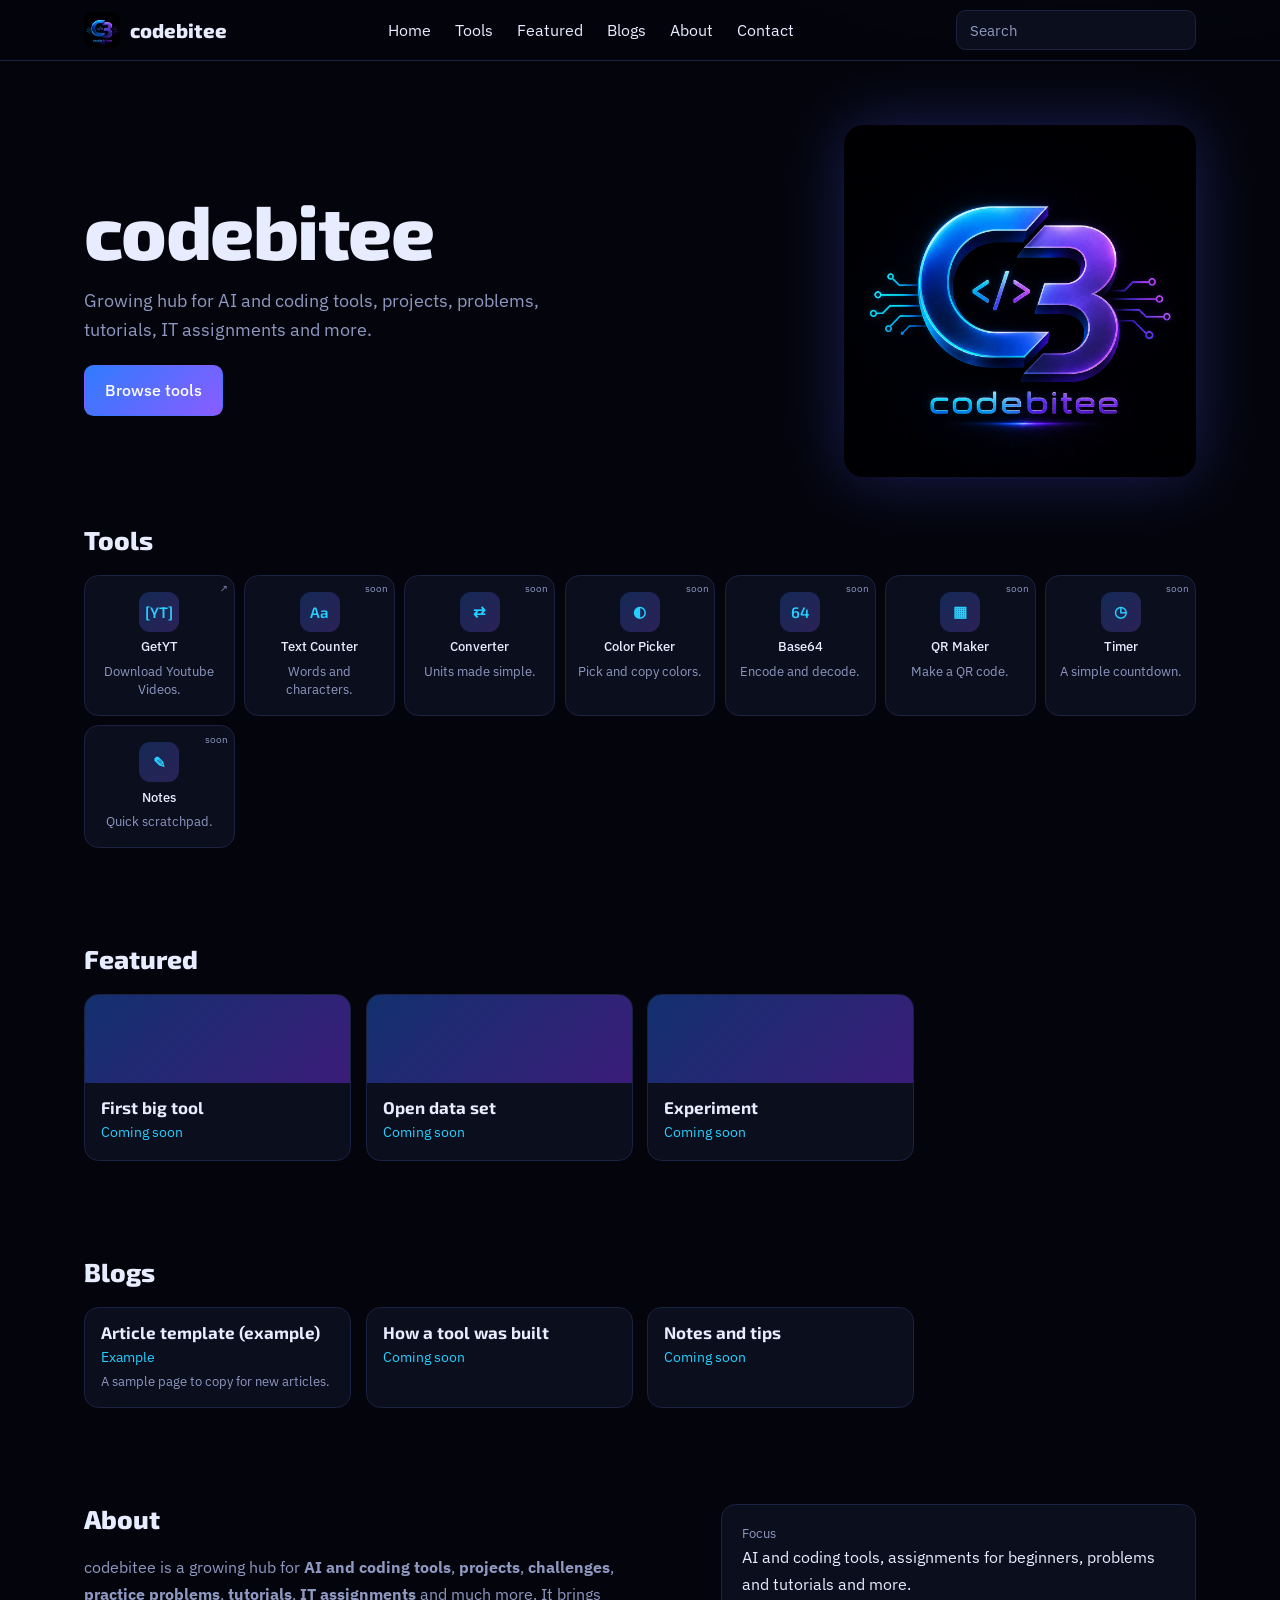
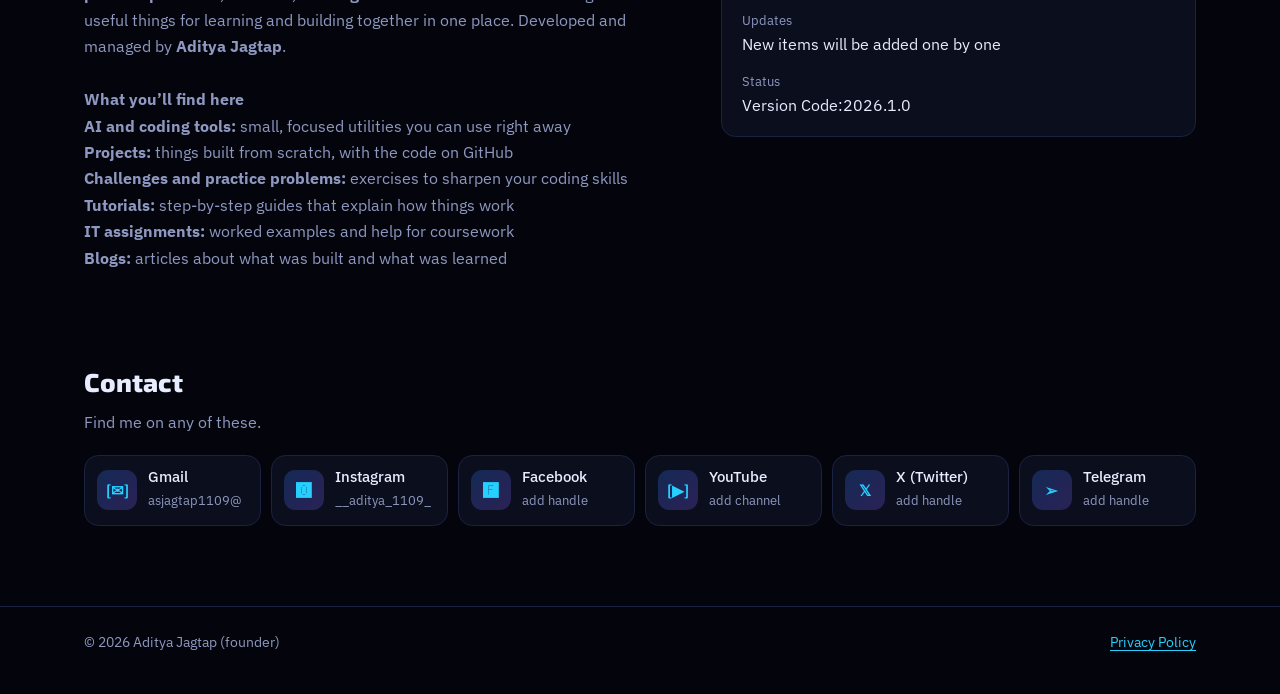
<file: index.html>
<!DOCTYPE html>
<html lang="en">
<head> 
<meta charset="utf-8">
<meta name="viewport" content="width=device-width, initial-scale=1">
<title>codebitee</title>
<script type="application/ld+json">
{"@context":"https://schema.org","@type":"WebSite","name":"codebitee","alternateName":"codebitee.github.io","url":"https://codebitee.github.io/"}
</script>  
<meta name="description" content="&quot;codebitee&quot; is a growing hub for AI and coding tools, projects, problems, tutorials, IT assignments and more. © Aditya Jagtap.">
<meta name="theme-color" content="#04050c"> 
<meta name="google-site-verification" content="0PZjo_MRWrCslnne4DzGoxP7p2nhAhrT418BjD6gZ1A" />
<link rel="canonical" href="https://codebitee.github.io/">
<link rel="icon" href="/logo.png" type="image/png">
<link rel="apple-touch-icon" href="/logo.png">
<meta property="og:title" content="codebitee">
<meta property="og:description" content="&quot;codebitee&quot; is a growing hub for AI and coding tools, projects, problems, tutorials, IT assignments and more. © Aditya Jagtap.">
<meta property="og:url" content="https://codebitee.github.io/">
<meta property="og:image" content="https://codebitee.github.io/logo.png">
<link rel="preconnect" href="https://fonts.googleapis.com">
<link rel="preconnect" href="https://fonts.gstatic.com" crossorigin>
<link href="https://fonts.googleapis.com/css2?family=Exo+2:wght@600;800&family=IBM+Plex+Sans:wght@400;500&display=swap" rel="stylesheet">
<link rel="stylesheet" href="/style.css">
</head>
<body>
<header>
  <div class="wrap bar">
    <a class="brand" href="#top"><img src="/logo.png" alt="" width="36" height="36">codebitee</a>
    <div class="search" role="search"><input id="q" type="search" placeholder="Search" aria-label="Search tools, blogs and featured items" autocomplete="off"></div>
    <button class="menu-btn" id="menuBtn" aria-label="Open menu" aria-expanded="false" aria-controls="nav">☰</button>
    <nav id="nav" aria-label="Main">
      <a href="#top">Home</a>
      <a href="#tools">Tools</a>
      <a href="#featured">Featured</a>
      <a href="#blogs">Blogs</a>
      <a href="#about">About</a>
      <a href="#contact">Contact</a>
    </nav>
    <div class="results" id="results" hidden></div>
  </div>
</header>

<main id="top">
  <div class="wrap hero">
    <div>
      <h1>codebitee</h1>
      <p class="lead">Growing hub for AI and coding tools, projects, problems, tutorials, IT assignments and more.</p>
      <div class="actions">
        <a class="btn" href="#tools">Browse tools</a>
      </div>
    </div>
    <img class="hero-logo" src="/logo.png" alt="codebitee logo" width="352" height="352">
  </div>

  <section id="tools"><div class="wrap">
    <h2>Tools</h2>
    <div class="tools" id="toolsGrid"></div>
  </div></section>

  <section id="featured"><div class="wrap">
    <h2>Featured</h2>
    <div class="feats" id="featuredGrid"></div>
  </div></section>

  <section id="blogs"><div class="wrap">
    <h2>Blogs</h2>
    <div class="feats" id="blogsGrid"></div>
  </div></section>

  <section id="about"><div class="wrap about">
    <div>
      <h2>About</h2>
      <p>codebitee is a growing hub for <b>AI and coding tools</b>, <b>projects</b>, <b>challenges</b>, <b>practice problems</b>, <b>tutorials</b>, <b>IT assignments</b> and much more. It brings useful things for learning and building together in one place. Developed and managed by <b>Aditya Jagtap</b>.<br><br>
<b>What you’ll find here</b><br>
<b>AI and coding tools:</b> small, focused utilities you can use right away<br>
<b>Projects:</b> things built from scratch, with the code on GitHub<br>
<b>Challenges and practice problems:</b> exercises to sharpen your coding skills<br>
<b>Tutorials:</b> step-by-step guides that explain how things work<br>
<b>IT assignments:</b> worked examples and help for coursework<br>
<b>Blogs:</b> articles about what was built and what was learned</p>
    </div>
    <dl>
      <div><dt>Focus</dt><dd>AI and coding tools, assignments for beginners, problems and tutorials and more.</dd></div>
      <div><dt>Updates</dt><dd>New items will be added one by one</dd></div>
      <div><dt>Status</dt><dd>Version Code:2026.1.0</dd></div>
    </dl>
  </div></section>

  <section id="contact"><div class="wrap">
    <h2>Contact</h2>
    <p class="sub">Find me on any of these.</p>
    <div class="contacts">
      <a href="mailto:asjagtap1109@gmail.com"><span class="ico" aria-hidden="true">[✉︎]</span><span><b>Gmail</b><small>asjagtap1109@</small></span></a>
      <a href="https://instagram.com/__aditya_1109_/"><span class="ico" aria-hidden="true">🅾</span><span><b>Instagram</b><small>__aditya_1109_</small></span></a>
      <a href="#contact"><span class="ico" aria-hidden="true">🅵</span><span><b>Facebook</b><small>add handle</small></span></a>
      <a href="#contact"><span class="ico" aria-hidden="true">[▶]</span><span><b>YouTube</b><small>add channel</small></span></a>
      <a href="#contact"><span class="ico" aria-hidden="true">𝕏</span><span><b>X (Twitter)</b><small>add handle</small></span></a>
      <a href="#contact"><span class="ico" aria-hidden="true">➢</span><span><b>Telegram</b><small>add handle</small></span></a>
      
    </div>
  </div></section>
</main>

<footer><div class="wrap">
  <span>© 2026 Aditya Jagtap (founder) </span>
  <span><a href="/privacy.html">Privacy Policy</a></span>
</div></footer>

<script src="/data.js"></script>
<script>
  var btn = document.getElementById("menuBtn"), nav = document.getElementById("nav");
  btn.addEventListener("click", function () {
    var open = nav.classList.toggle("open");
    btn.setAttribute("aria-expanded", open);
  });
  nav.addEventListener("click", function (e) {
    if (e.target.tagName === "A") { nav.classList.remove("open"); btn.setAttribute("aria-expanded", false); }
  });

  var cats = { tool: ["toolsGrid", "Tool"], featured: ["featuredGrid", "Featured"], blog: ["blogsGrid", "Blog"] };
  function el(tag, cls, text) { var e = document.createElement(tag); if (cls) e.className = cls; if (text) e.textContent = text; return e; }
  function isExt(u) { return /^https?:\/\//i.test(u) && u.indexOf(location.origin) !== 0; }
  function make(tag, cls, it) {
    var n = el(it.link ? "a" : tag, cls);
    if (it.link) { n.href = it.link; if (isExt(it.link)) { n.target = "_blank"; n.rel = "noopener"; } }
    return n;
  }
  (window.SITE_ITEMS || []).forEach(function (it) {
    var c = cats[it.type], n;
    if (!c) return;
    if (it.type === "tool") {
      n = make("div", "tool", it);
      var badge = !it.link ? "soon" : isExt(it.link) ? "\u2197" : "";
      if (badge) n.appendChild(el("span", "soon", badge));
      var ico = el("span", "ico", it.icon || "\u25C6"); ico.setAttribute("aria-hidden", "true");
      n.appendChild(ico);
      n.appendChild(el("b", "", it.name));
      if (it.desc) n.appendChild(el("small", "", it.desc));
    } else {
      n = make("article", "feat", it);
      if (it.type === "featured") n.appendChild(el("div", "thumb"));
      var body = el("div");
      body.appendChild(el("h3", "", it.name));
      var meta = it.tag || it.date || (it.link ? "" : "Coming soon");
      if (meta) body.appendChild(el("p", "", meta));
      if (it.desc) body.appendChild(el("small", "", it.desc));
      n.appendChild(body);
    }
    n.setAttribute("data-cat", c[1]);
    document.getElementById(c[0]).appendChild(n);
  });

  var items = [].slice.call(document.querySelectorAll("[data-cat]")),
      q = document.getElementById("q"), box = document.getElementById("results");
  items.forEach(function (el, i) { el.id = el.id || "item" + i; });
  function nameOf(el) { return el.querySelector("b,h3").textContent; }
  function find() {
    var v = q.value.trim().toLowerCase();
    if (!v) return [];
    return items.filter(function (el) {
      var d = el.querySelector("small");
      return (nameOf(el) + " " + (d ? d.textContent : "")).toLowerCase().indexOf(v) > -1;
    }).slice(0, 8);
  }
  function show() {
    if (!q.value.trim()) { box.hidden = true; return; }
    var m = find();
    box.innerHTML = m.length ? m.map(function (el) {
      return '<a href="#' + el.id + '">' + nameOf(el) + "<span>" + el.getAttribute("data-cat") + "</span></a>";
    }).join("") : "<p>No results</p>";
    box.hidden = false;
  }
  function go(id) {
    var el = document.getElementById(id);
    box.hidden = true;
    el.scrollIntoView({ behavior: "smooth", block: "center" });
    el.classList.add("hit");
    setTimeout(function () { el.classList.remove("hit"); }, 1800);
  }
  q.addEventListener("input", show);
  q.addEventListener("keydown", function (e) {
    if (e.key === "Escape") box.hidden = true;
    if (e.key === "Enter") { var m = find(); if (m.length) go(m[0].id); }
  });
  box.addEventListener("click", function (e) {
    var a = e.target.closest("a");
    if (a) { e.preventDefault(); go(a.getAttribute("href").slice(1)); }
  });
  document.addEventListener("click", function (e) {
    if (!e.target.closest(".search") && !e.target.closest("#results")) box.hidden = true;
  });
</script>
</body>
</html>
</file>
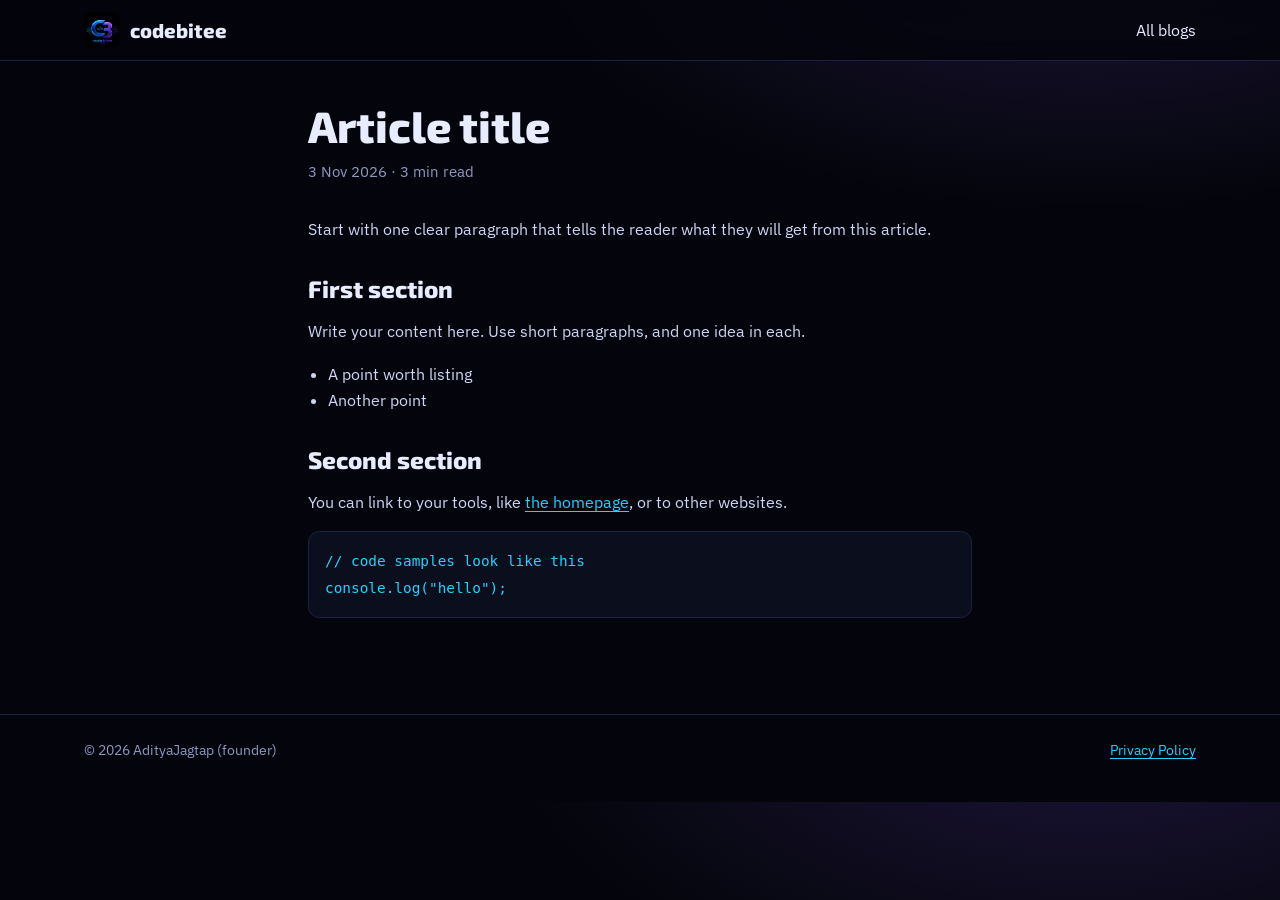
<file: article-template.html>
<!DOCTYPE html>
<html lang="en">
<head>
<meta charset="utf-8">
<meta name="viewport" content="width=device-width, initial-scale=1">
<!-- For each new article: change the title, description and canonical, then save it as blog/your-article-name.html -->
<title>Article title – codebitee</title>
<meta name="description" content="One or two sentences that say what this article is about.">
<meta name="theme-color" content="#04050c">
<link rel="canonical" href="https://codebitee.github.io/blog/your-article-name.html">
<link rel="icon" href="/logo.png" type="image/png">
<link rel="preconnect" href="https://fonts.googleapis.com">
<link rel="preconnect" href="https://fonts.gstatic.com" crossorigin>
<link href="https://fonts.googleapis.com/css2?family=Exo+2:wght@600;800&family=IBM+Plex+Sans:wght@400;500&display=swap" rel="stylesheet">
<link rel="stylesheet" href="/style.css">
</head>
<body>
<header>
  <div class="wrap bar">
    <a class="brand" href="/"><img src="/logo.png" alt="" width="36" height="36">codebitee</a>
    <a class="back-link" href="/#blogs">All blogs</a>
  </div>
</header>

<main class="article">
  <h1>Article title</h1>
  <p class="meta">3 Nov 2026 · 3 min read</p>

  <p>Start with one clear paragraph that tells the reader what they will get from this article.</p>

  <h2>First section</h2>
  <p>Write your content here. Use short paragraphs, and one idea in each.</p>
  <ul>
    <li>A point worth listing</li>
    <li>Another point</li>
  </ul>

  <h2>Second section</h2>
  <p>You can link to your tools, like <a href="/">the homepage</a>, or to other websites.</p>
  <pre><code>// code samples look like this
console.log("hello");</code></pre>
</main>

<footer><div class="wrap">
  <span>© 2026 AdityaJagtap (founder)</span>
  <span><a href="/privacy.html">Privacy Policy</a></span>
</div></footer>
</body>
</html>
</file>
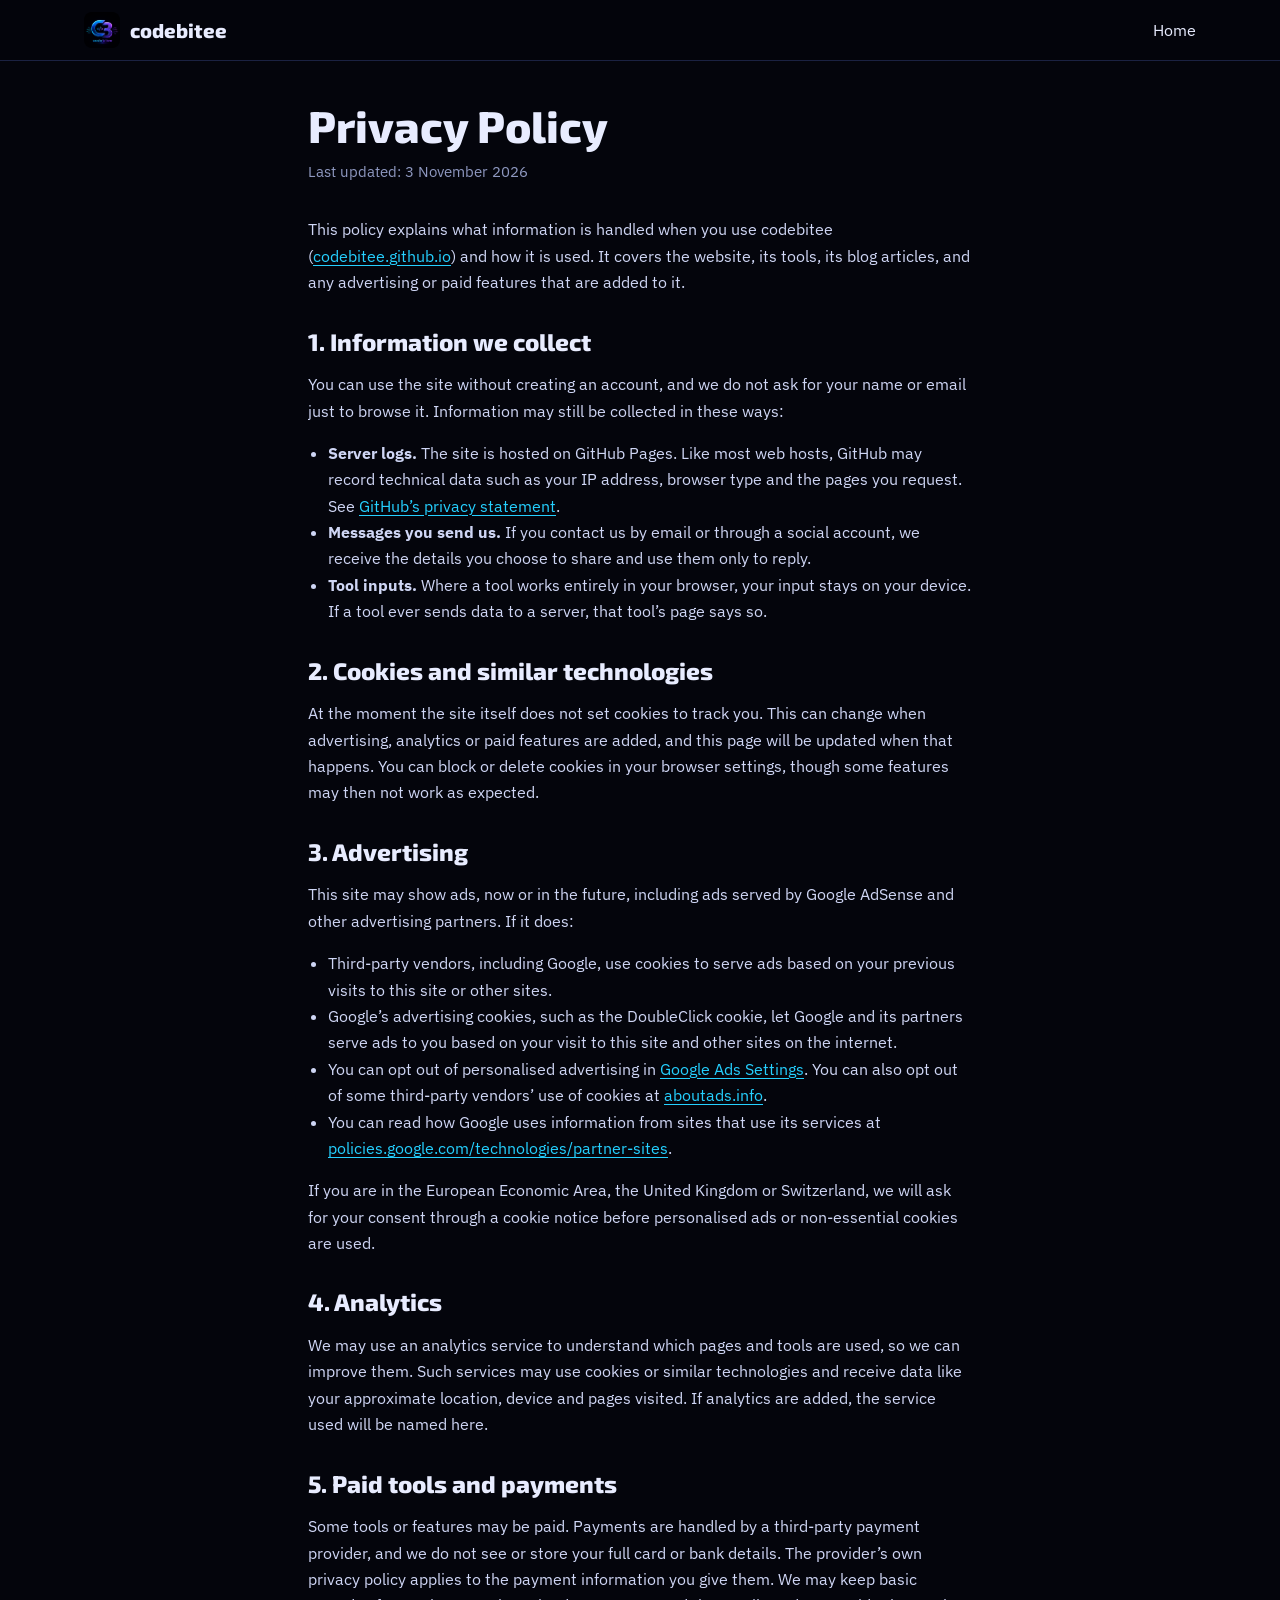
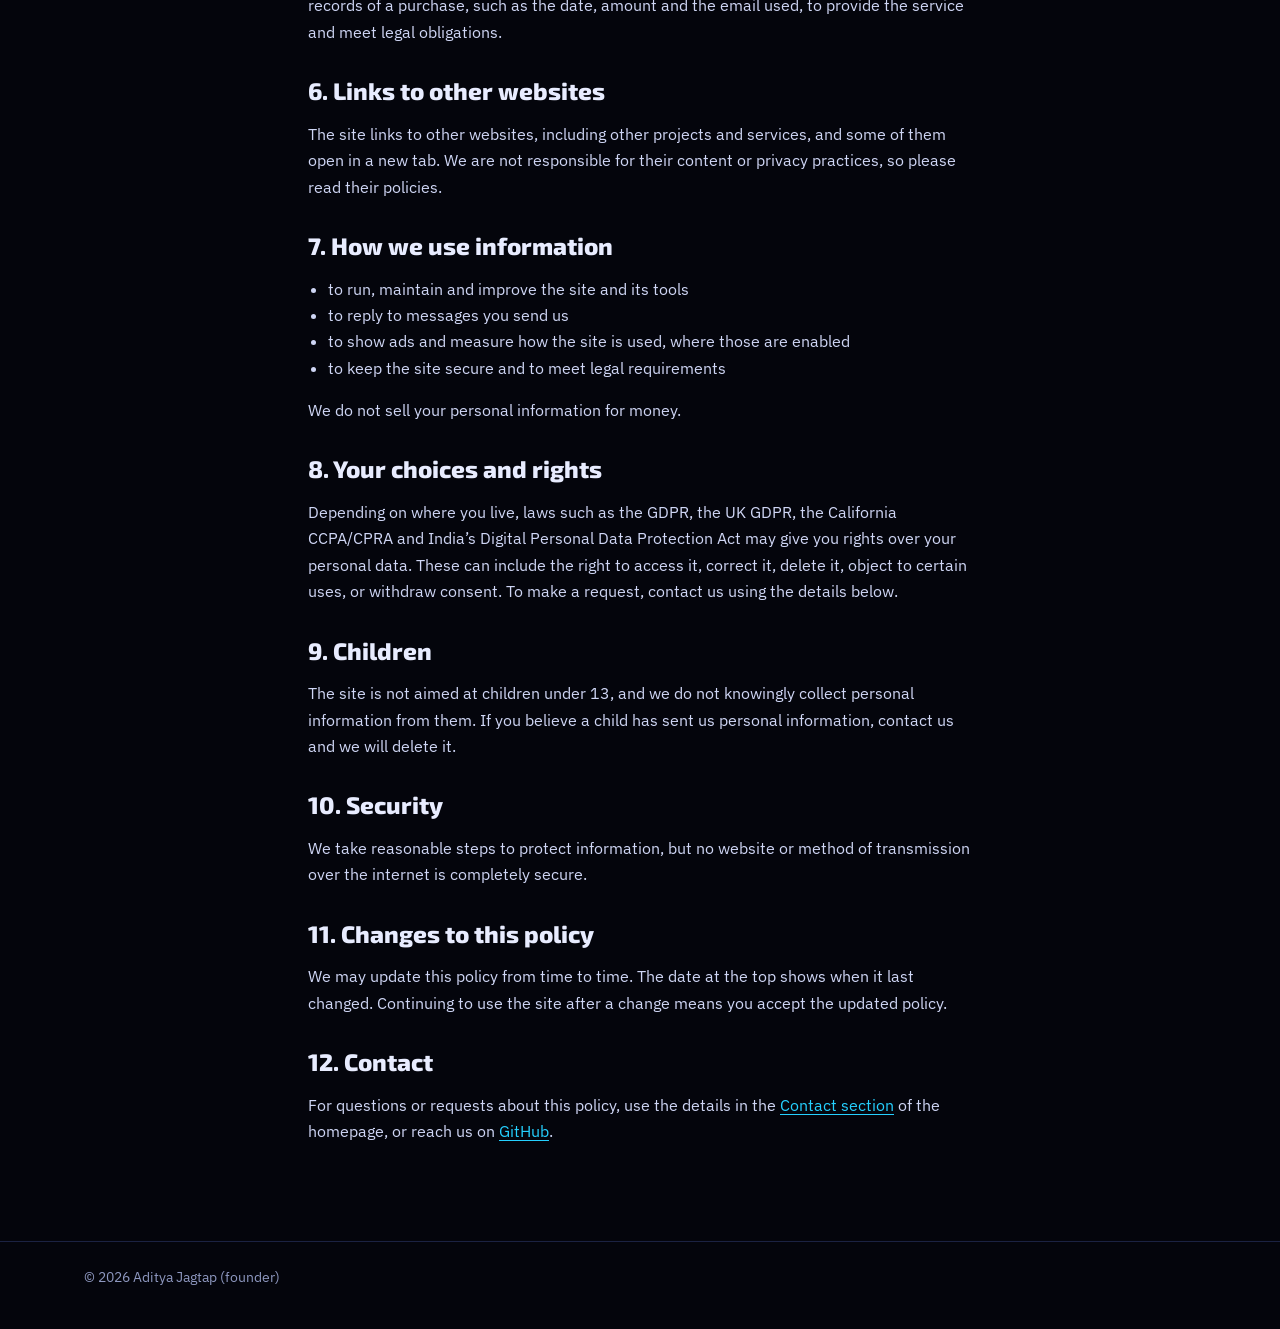
<file: privacy.html>
<!DOCTYPE html>
<html lang="en">
<head>
<meta charset="utf-8">
<meta name="viewport" content="width=device-width, initial-scale=1">
<title>Privacy Policy – codebitee</title>
<meta name="description" content="How codebitee handles information, cookies, advertising and payments on codebitee.github.io.">
<meta name="theme-color" content="#04050c">
<link rel="canonical" href="https://codebitee.github.io/privacy.html">
<link rel="icon" href="/logo.png" type="image/png">
<link rel="preconnect" href="https://fonts.googleapis.com">
<link rel="preconnect" href="https://fonts.gstatic.com" crossorigin>
<link href="https://fonts.googleapis.com/css2?family=Exo+2:wght@600;800&family=IBM+Plex+Sans:wght@400;500&display=swap" rel="stylesheet">
<link rel="stylesheet" href="/style.css">
</head>
<body>
<header>
  <div class="wrap bar">
    <a class="brand" href="/"><img src="/logo.png" alt="" width="36" height="36">codebitee</a>
    <a class="back-link" href="/">Home</a>
  </div>
</header>

<main class="article">
  <h1>Privacy Policy</h1>
  <p class="meta">Last updated: 3 November 2026</p>

  <p>This policy explains what information is handled when you use codebitee (<a href="https://codebitee.github.io/">codebitee.github.io</a>) and how it is used. It covers the website, its tools, its blog articles, and any advertising or paid features that are added to it.</p>

  <h2>1. Information we collect</h2>
  <p>You can use the site without creating an account, and we do not ask for your name or email just to browse it. Information may still be collected in these ways:</p>
  <ul>
    <li><b>Server logs.</b> The site is hosted on GitHub Pages. Like most web hosts, GitHub may record technical data such as your IP address, browser type and the pages you request. See <a href="https://docs.github.com/site-policy/privacy-policies/github-general-privacy-statement" rel="noopener">GitHub’s privacy statement</a>.</li>
    <li><b>Messages you send us.</b> If you contact us by email or through a social account, we receive the details you choose to share and use them only to reply.</li>
    <li><b>Tool inputs.</b> Where a tool works entirely in your browser, your input stays on your device. If a tool ever sends data to a server, that tool’s page says so.</li>
  </ul>

  <h2>2. Cookies and similar technologies</h2>
  <p>At the moment the site itself does not set cookies to track you. This can change when advertising, analytics or paid features are added, and this page will be updated when that happens. You can block or delete cookies in your browser settings, though some features may then not work as expected.</p>

  <h2>3. Advertising</h2>
  <p>This site may show ads, now or in the future, including ads served by Google AdSense and other advertising partners. If it does:</p>
  <ul>
    <li>Third-party vendors, including Google, use cookies to serve ads based on your previous visits to this site or other sites.</li>
    <li>Google’s advertising cookies, such as the DoubleClick cookie, let Google and its partners serve ads to you based on your visit to this site and other sites on the internet.</li>
    <li>You can opt out of personalised advertising in <a href="https://adssettings.google.com" rel="noopener">Google Ads Settings</a>. You can also opt out of some third-party vendors’ use of cookies at <a href="https://www.aboutads.info" rel="noopener">aboutads.info</a>.</li>
    <li>You can read how Google uses information from sites that use its services at <a href="https://policies.google.com/technologies/partner-sites" rel="noopener">policies.google.com/technologies/partner-sites</a>.</li>
  </ul>
  <p>If you are in the European Economic Area, the United Kingdom or Switzerland, we will ask for your consent through a cookie notice before personalised ads or non-essential cookies are used.</p>

  <h2>4. Analytics</h2>
  <p>We may use an analytics service to understand which pages and tools are used, so we can improve them. Such services may use cookies or similar technologies and receive data like your approximate location, device and pages visited. If analytics are added, the service used will be named here.</p>

  <h2>5. Paid tools and payments</h2>
  <p>Some tools or features may be paid. Payments are handled by a third-party payment provider, and we do not see or store your full card or bank details. The provider’s own privacy policy applies to the payment information you give them. We may keep basic records of a purchase, such as the date, amount and the email used, to provide the service and meet legal obligations.</p>

  <h2>6. Links to other websites</h2>
  <p>The site links to other websites, including other projects and services, and some of them open in a new tab. We are not responsible for their content or privacy practices, so please read their policies.</p>

  <h2>7. How we use information</h2>
  <ul>
    <li>to run, maintain and improve the site and its tools</li>
    <li>to reply to messages you send us</li>
    <li>to show ads and measure how the site is used, where those are enabled</li>
    <li>to keep the site secure and to meet legal requirements</li>
  </ul>
  <p>We do not sell your personal information for money.</p>

  <h2>8. Your choices and rights</h2>
  <p>Depending on where you live, laws such as the GDPR, the UK GDPR, the California CCPA/CPRA and India’s Digital Personal Data Protection Act may give you rights over your personal data. These can include the right to access it, correct it, delete it, object to certain uses, or withdraw consent. To make a request, contact us using the details below.</p>

  <h2>9. Children</h2>
  <p>The site is not aimed at children under 13, and we do not knowingly collect personal information from them. If you believe a child has sent us personal information, contact us and we will delete it.</p>

  <h2>10. Security</h2>
  <p>We take reasonable steps to protect information, but no website or method of transmission over the internet is completely secure.</p>

  <h2>11. Changes to this policy</h2>
  <p>We may update this policy from time to time. The date at the top shows when it last changed. Continuing to use the site after a change means you accept the updated policy.</p>

  <h2>12. Contact</h2>
  <p>For questions or requests about this policy, use the details in the <a href="/#contact">Contact section</a> of the homepage, or reach us on <a href="https://github.com/codebitee" rel="noopener">GitHub</a>.</p>
</main>

<footer><div class="wrap">
  <span>© 2026 Aditya Jagtap (founder)</span>
  </div></footer>
</body>
</html>
</file>
<file: style.css>
:root {
    --bg: #04050c; --card: #0b0e1d; --line: #1b2242;
    --text: #e8ecff; --muted: #8e98c0;
    --blue: #2f7bff; --cyan: #25d0ff; --violet: #8a5cff;
    --grad: linear-gradient(135deg, var(--blue), var(--violet));
  }
  * { box-sizing: border-box; }
  html { scroll-behavior: smooth; scroll-padding-top: 4.5rem; -webkit-text-size-adjust: 100%; }
  body {
    margin: 0; color: var(--text);
    background: radial-gradient(60rem 30rem at 85% -10%, rgba(138,92,255,.18), transparent 60%), var(--bg);
    font: 400 1rem/1.65 "IBM Plex Sans", system-ui, -apple-system, "Segoe UI", sans-serif;
  }
  h1, h2, h3 { font-family: "Exo 2", system-ui, sans-serif; margin: 0; line-height: 1.15; }
  a { color: var(--cyan); text-underline-offset: 3px; }
  a:focus-visible, button:focus-visible { outline: 3px solid var(--cyan); outline-offset: 3px; border-radius: 6px; }
  .wrap { max-width: 72rem; margin: 0 auto; padding: 0 1.25rem; }
  section { padding: 3rem 0; }
  h2 { font-size: 1.625rem; font-weight: 800; margin-bottom: 1.25rem; }

  /* Header */
  header { position: sticky; top: 0; z-index: 10; background: rgba(4,5,12,.85); backdrop-filter: blur(10px); border-bottom: 1px solid var(--line); }
  .bar { position: relative; display: flex; align-items: center; justify-content: space-between; gap: .6rem; height: 3.75rem; }
  .brand { flex-shrink: 0; order: 1; }
  .search { flex: 1 1 auto; min-width: 0; order: 3; }
  .search input { width: 100%; height: 2.5rem; padding: 0 .8rem; background: var(--card); color: var(--text); border: 1px solid var(--line); border-radius: .6rem; font: inherit; font-size: .9375rem; }
  .search input::placeholder { color: var(--muted); }
  .results { position: absolute; top: 3.5rem; right: 1.25rem; width: min(22rem, calc(100vw - 2.5rem)); background: var(--card); border: 1px solid var(--line); border-radius: .8rem; padding: .35rem; box-shadow: 0 1rem 2.5rem rgba(0,0,0,.5); }
  .results[hidden] { display: none; }
  .results a, .results p { display: flex; justify-content: space-between; gap: 1rem; margin: 0; padding: .55rem .7rem; border-radius: .5rem; color: var(--text); text-decoration: none; }
  .results a:hover, .results a:focus-visible { background: rgba(47,123,255,.15); }
  .results span, .results p { color: var(--muted); font-size: .8125rem; }
  .hit { outline: 2px solid var(--cyan); box-shadow: 0 0 1.5rem rgba(37,208,255,.4); }
  .brand { display: flex; align-items: center; gap: .6rem; color: var(--text); text-decoration: none; font: 800 1.25rem "Exo 2", sans-serif; }
  .brand img { width: 2.25rem; height: 2.25rem; border-radius: .5rem; }
  .menu-btn { background: none; border: 1px solid var(--line); color: var(--text); border-radius: .5rem; width: 2.5rem; height: 2.5rem; font-size: 1.25rem; cursor: pointer; order: 3; }
  nav { display: none; position: absolute; top: 3.75rem; left: 0; right: 0; background: var(--bg); border-bottom: 1px solid var(--line); padding: .5rem 1.25rem 1rem; }
  nav.open { display: block; }
  nav a { display: block; padding: .6rem 0; color: var(--text); text-decoration: none; }
  nav a:hover { color: var(--cyan); }

  /* Buttons */
  .btn { display: inline-block; padding: .7rem 1.25rem; border-radius: .6rem; font-weight: 500; text-decoration: none; color: #fff; background: var(--grad); border: 1px solid transparent; transition: filter .2s; }
  .btn:hover { filter: brightness(1.15); }
  .btn.ghost { background: transparent; border-color: var(--line); color: var(--text); }
  .btn.ghost:hover { border-color: var(--cyan); }

  /* Hero */
  .hero { padding-top: 2.5rem; display: grid; grid-template-columns: 1fr auto; gap: 1rem; align-items: center; }
  .hero h1 { font-size: clamp(1.75rem, 8vw, 4.75rem); font-weight: 800; letter-spacing: -.02em; margin-bottom: .75rem; }
  .lead { color: var(--muted); font-size: clamp(.95rem, 3.6vw, 1.125rem); max-width: 30rem; margin: 0 0 1.25rem; }
  .actions { display: flex; flex-wrap: wrap; gap: .6rem; }
  .hero-logo { justify-self: end; width: clamp(6rem, 26vw, 11rem); height: auto; border-radius: 1.25rem; box-shadow: 0 0 4rem rgba(80,90,255,.3); }

  /* Tools: 3+ per row on phones, many on desktop */
  .tools { display: grid; gap: .6rem; grid-template-columns: repeat(auto-fill, minmax(5.5rem, 1fr)); }
  .tool { position: relative; display: flex; flex-direction: column; align-items: center; text-align: center; gap: .45rem; padding: .85rem .4rem; background: var(--card); border: 1px solid var(--line); border-radius: .9rem; color: var(--text); text-decoration: none; transition: border-color .2s; }
  .tool:hover { border-color: var(--blue); }
  .ico { width: 2.5rem; height: 2.5rem; display: grid; place-items: center; border-radius: .7rem; background: linear-gradient(135deg, rgba(47,123,255,.25), rgba(138,92,255,.25)); color: var(--cyan); font: 600 .95rem "Exo 2", monospace; }
  .tool b { font-weight: 500; font-size: .8125rem; line-height: 1.25; }
  .tool small { display: none; color: var(--muted); font-size: .8125rem; line-height: 1.4; }
  .soon { position: absolute; top: .35rem; right: .35rem; font-size: .625rem; color: var(--muted); }

  /* Featured */
  .feats { display: grid; gap: .9rem; grid-template-columns: repeat(auto-fill, minmax(15rem, 1fr)); }
  .feat { background: var(--card); border: 1px solid var(--line); border-radius: .9rem; overflow: hidden; }
  .thumb { height: 5.5rem; background: linear-gradient(135deg, #12306e, #3b1d7a); }
  .feat div:last-child { padding: .9rem 1rem 1rem; }
  .feat h3 { font-size: 1.0625rem; margin-bottom: .25rem; }
  .feat p { margin: 0; color: var(--cyan); font-size: .875rem; }

  /* About */
  .about { display: grid; gap: 1.25rem; }
  .about p { color: var(--muted); margin: 0; max-width: 34rem; }
  dl { margin: 0; padding: 1.1rem 1.25rem; background: var(--card); border: 1px solid var(--line); border-radius: .9rem; display: grid; gap: .8rem; }
  dt { color: var(--muted); font-size: .8125rem; }
  dd { margin: 0; }

  /* CTA + footer */
  .sub { color: var(--muted); margin: -.5rem 0 1.25rem; }
  .contacts { display: grid; gap: .6rem; grid-template-columns: repeat(auto-fill, minmax(9.5rem, 1fr)); }
  .contacts a { display: flex; align-items: center; gap: .7rem; padding: .75rem; background: var(--card); border: 1px solid var(--line); border-radius: .9rem; color: var(--text); text-decoration: none; transition: border-color .2s; }
  .contacts a:hover { border-color: var(--blue); }
  .contacts b { display: block; font-weight: 500; font-size: .9375rem; line-height: 1.2; }
  .contacts small { color: var(--muted); font-size: .8125rem; }
  footer { margin-top: 2rem; padding: 1.5rem 0 2.5rem; border-top: 1px solid var(--line); color: var(--muted); font-size: .875rem; }
  footer .wrap { display: flex; flex-wrap: wrap; gap: .75rem; justify-content: space-between; }

  @media (min-width: 720px) {
    .menu-btn { display: none; }
    nav { display: flex; position: static; order: 2; align-items: center; gap: 1.5rem; padding: 0; border: 0; background: none; }
    nav a { padding: 0; }
    .search { flex: 0 0 15rem; }
    .tools { grid-template-columns: repeat(auto-fill, minmax(8.25rem, 1fr)); }
    .tool small { display: block; }
    .tool { padding: 1rem .75rem; }
    .about { grid-template-columns: 1.3fr 1fr; align-items: start; }
  }
  @media (min-width: 860px) {
    .hero { grid-template-columns: 1.2fr 1fr; gap: 2rem; padding-top: 4rem; }
    .hero-logo { width: min(22rem, 100%); }
  }
  @media (prefers-reduced-motion: reduce) { * { transition: none !important; scroll-behavior: auto !important; } }

  /* Linked cards, external marker, article pages */
  a.feat { display: block; color: inherit; text-decoration: none; transition: border-color .2s; }
  a.feat:hover { border-color: var(--blue); }
  .feat small { display: block; margin-top: .25rem; color: var(--muted); font-size: .8125rem; line-height: 1.4; }
  .back-link { order: 2; color: var(--text); text-decoration: none; }
  .back-link:hover { color: var(--cyan); }
  .article { max-width: 44rem; margin: 0 auto; padding: 2.5rem 1.25rem 3rem; }
  .article h1 { font-size: clamp(1.875rem, 7vw, 2.75rem); font-weight: 800; margin-bottom: .5rem; }
  .article .meta { color: var(--muted); font-size: .9375rem; margin: 0 0 2rem; }
  .article h2 { font-size: 1.5rem; margin: 2rem 0 .75rem; }
  .article p, .article li { color: #cfd6f5; }
  .article ul { padding-left: 1.25rem; }
  .article pre { overflow-x: auto; padding: 1rem; background: var(--card); border: 1px solid var(--line); border-radius: .7rem; }
  .article code { font-family: ui-monospace, Menlo, Consolas, monospace; font-size: .9em; color: var(--cyan); }
</file>
